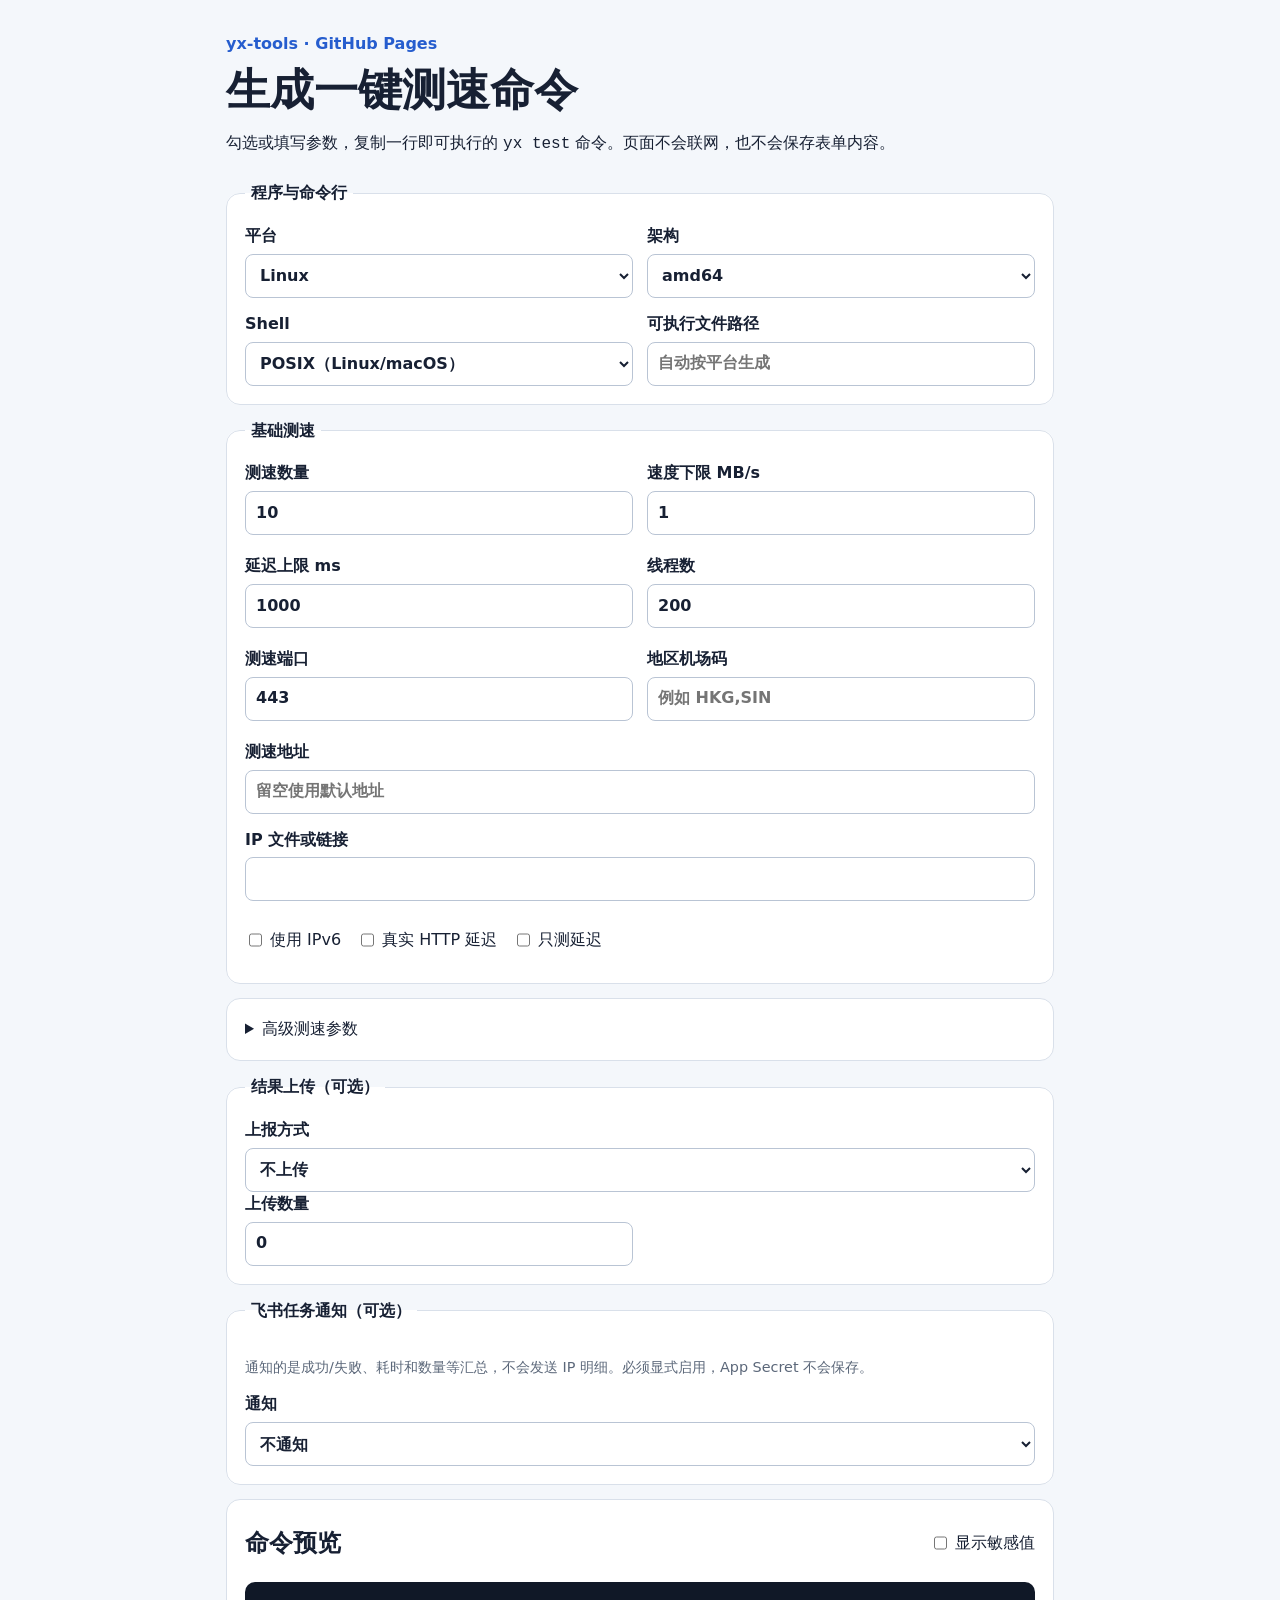
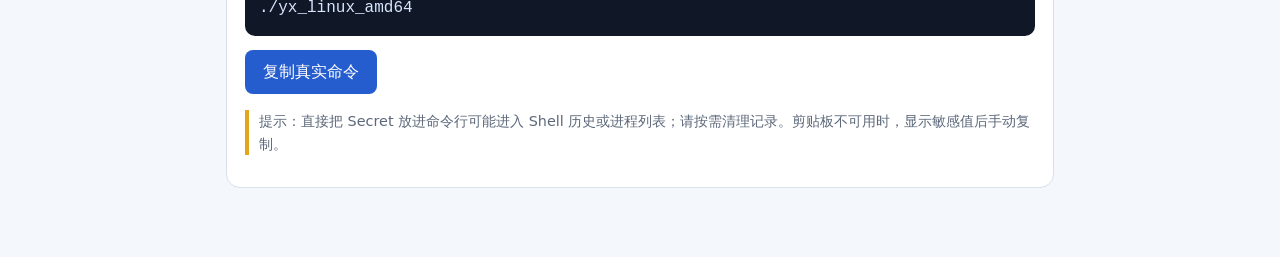
<file: docs/index.html>
<!doctype html>
<html lang="zh-CN">
<head>
  <meta charset="utf-8"><meta name="viewport" content="width=device-width,initial-scale=1">
  <title>yx test 命令生成器</title><link rel="stylesheet" href="style.css">
</head>
<body>
<main><header><p class="eyebrow">yx-tools · GitHub Pages</p><h1>生成一键测速命令</h1><p>勾选或填写参数，复制一行即可执行的 <code>yx test</code> 命令。页面不会联网，也不会保存表单内容。</p></header>
<form id="command-form" autocomplete="off">
  <fieldset><legend>程序与命令行</legend><div class="grid">
    <label>平台<select name="platform"><option value="linux">Linux</option><option value="windows">Windows</option><option value="darwin">macOS</option><option value="freebsd">FreeBSD</option></select></label>
    <label>架构<select name="arch"><option>amd64</option><option>arm64</option><option value="386">386</option></select></label>
    <label>Shell<select name="shell"><option value="posix">POSIX（Linux/macOS）</option><option value="powershell">PowerShell</option></select></label>
    <label>可执行文件路径<input name="executable" placeholder="自动按平台生成"></label>
  </div></fieldset>
  <fieldset><legend>基础测速</legend><div class="grid">
    <label>测速数量 <input name="count" type="number" min="1" value="10"><small data-error-for="count"></small></label>
    <label>速度下限 MB/s <input name="speed" type="number" min="0" step="0.1" value="1"><small data-error-for="speed"></small></label>
    <label>延迟上限 ms <input name="delay" type="number" min="1" value="1000"><small data-error-for="delay"></small></label>
    <label>线程数 <input name="threads" type="number" min="1" value="200"><small data-error-for="threads"></small></label>
    <label>测速端口 <input name="port" type="number" min="1" value="443"><small data-error-for="port"></small></label>
    <label>地区机场码<input name="colo" placeholder="例如 HKG,SIN"></label>
    <label class="wide">测速地址<input name="url" type="url" placeholder="留空使用默认地址"></label>
    <label class="wide">IP 文件或链接<input name="ipFile"></label>
  </div><div class="checks"><label><input type="checkbox" name="ipv6"> 使用 IPv6</label><label><input type="checkbox" name="httping">真实 HTTP 延迟</label><label><input type="checkbox" name="noDL">只测延迟</label></div></fieldset>
  <details><summary>高级测速参数</summary><div class="grid">
    <label>候选数量 <input name="sample" type="number" min="0" value="0"></label><label>下载超时秒 <input name="dlTimeout" type="number" min="1" value="10"></label><label>整轮上限秒 <input name="maxRun" type="number" min="0" value="0"></label><label>输出文件<input name="output" value="result.csv"></label>
  </div><div class="checks"><label><input type="checkbox" name="all"> 穷举全部 IP</label></div></details>
  <fieldset><legend>结果上传（可选）</legend><label>上报方式<select name="upload"><option value="">不上传</option><option value="api">cfnew Worker（旧接口）</option><option value="worker">自建优选 IP Worker</option><option value="github">GitHub</option><option value="telegram">Telegram</option></select></label>
    <p class="hint" data-upload-mode="api">上传到 cfnew Worker 的 `/api/preferred-ips` 接口，需要 Worker 域名和 UUID 路径。</p>
    <p class="hint" data-upload-mode="worker">上传到自建优选 IP Worker 的 `/upload-fast-ips` 接口，需要 Worker URL 和 SPD_API_TOKEN。</p>
    <div class="grid"><label>上传数量<input name="uploadLimit" type="number" min="0" value="0"></label></div>
    <div class="grid" data-upload-mode="api"><label>cfnew Worker 域名<input name="domain"></label><label>UUID / 自定义路径<input name="uuid"></label><label class="checks"><input type="checkbox" name="clear"> 上传前清空 cfnew 结果</label></div>
    <div class="grid" data-upload-mode="worker"><label>优选 IP Worker URL<input name="workerURL"></label><label>SPD_API_TOKEN<input name="workerToken" type="password"></label></div>
    <div class="grid" data-upload-mode="github"><label>GitHub 仓库<input name="repo"></label><label>GitHub Token<input name="token" type="password"></label><label>GitHub 路径<input name="path"></label></div>
    <div class="grid" data-upload-mode="telegram"><label>Telegram Bot Token<input name="botToken" type="password"></label><label>Telegram Chat ID<input name="chatID"></label></div>
  </fieldset>
  <fieldset><legend>飞书任务通知（可选）</legend><p class="hint">通知的是成功/失败、耗时和数量等汇总，不会发送 IP 明细。必须显式启用，App Secret 不会保存。</p><label>通知<select name="notify"><option value="">不通知</option><option value="feishu">飞书</option></select></label><div class="grid" data-conditional="notify"><label>App ID<input name="feishuAppID"></label><label>App Secret<input name="feishuAppSecret" type="password"></label><label>接收 ID<input name="feishuReceiveID"></label><label>接收 ID 类型<select name="feishuReceiveIDType"><option value="chat_id">chat_id</option><option value="open_id">open_id</option><option value="union_id">union_id</option><option value="user_id">user_id</option><option value="email">email</option></select></label></div></fieldset>
</form>
<section class="result"><div class="result-head"><h2>命令预览</h2><label class="reveal"><input id="reveal-secret" type="checkbox">显示敏感值</label></div><pre id="command-preview" tabindex="0" aria-label="生成的单行命令"></pre><button id="copy-command" type="button">复制真实命令</button><p id="feedback" aria-live="polite"></p><p class="warning">提示：直接把 Secret 放进命令行可能进入 Shell 历史或进程列表；请按需清理记录。剪贴板不可用时，显示敏感值后手动复制。</p></section>
</main><script type="module" src="app.mjs"></script>
</body></html>
</file>
<file: docs/style.css>
:root{color-scheme:light;--ink:#172033;--muted:#5c687a;--line:#d9e0ea;--accent:#265dce;--bg:#f4f7fb}*{box-sizing:border-box}body{margin:0;background:var(--bg);color:var(--ink);font:16px/1.55 system-ui,-apple-system,"Microsoft YaHei",sans-serif}main{max-width:860px;margin:auto;padding:32px 16px 56px}header{margin-bottom:24px}.eyebrow{color:var(--accent);font-weight:700;margin:0}h1{font-size:clamp(28px,6vw,44px);line-height:1.15;margin:8px 0}h2{margin:0}fieldset,details,.result{background:#fff;border:1px solid var(--line);border-radius:14px;padding:18px;margin:14px 0}legend{font-weight:700;padding:0 6px}.grid{display:grid;grid-template-columns:repeat(2,minmax(0,1fr));gap:14px}label{display:flex;flex-direction:column;gap:5px;font-weight:600}.wide{grid-column:1/-1}input,select,button{font:inherit;min-height:44px;border:1px solid #b9c4d4;border-radius:8px;padding:8px 10px;background:#fff;color:inherit}input:focus,select:focus,button:focus,pre:focus{outline:3px solid #9fc1ff;outline-offset:2px}.checks{display:flex;flex-direction:row;flex-wrap:wrap;gap:16px;margin-top:14px}.checks label{flex-direction:row;align-items:center;font-weight:500}.hint,.warning,small{color:var(--muted);font-size:.9rem}.warning{border-left:4px solid #e4a51b;padding-left:10px}.result-head{display:flex;justify-content:space-between;align-items:center;gap:12px}.reveal{flex-direction:row;align-items:center;font-weight:500}pre{white-space:pre;overflow:auto;background:#101827;color:#d8e5ff;border-radius:10px;padding:14px;min-height:54px;margin:14px 0}button{background:var(--accent);color:#fff;border:0;cursor:pointer;padding:8px 18px}button:disabled{opacity:.45;cursor:not-allowed}[hidden]{display:none!important}@media(max-width:560px){main{padding:22px 12px 40px}.grid{grid-template-columns:1fr}.wide{grid-column:auto}fieldset,details,.result{padding:14px}.result-head{align-items:flex-start;flex-direction:column}}
</file>
